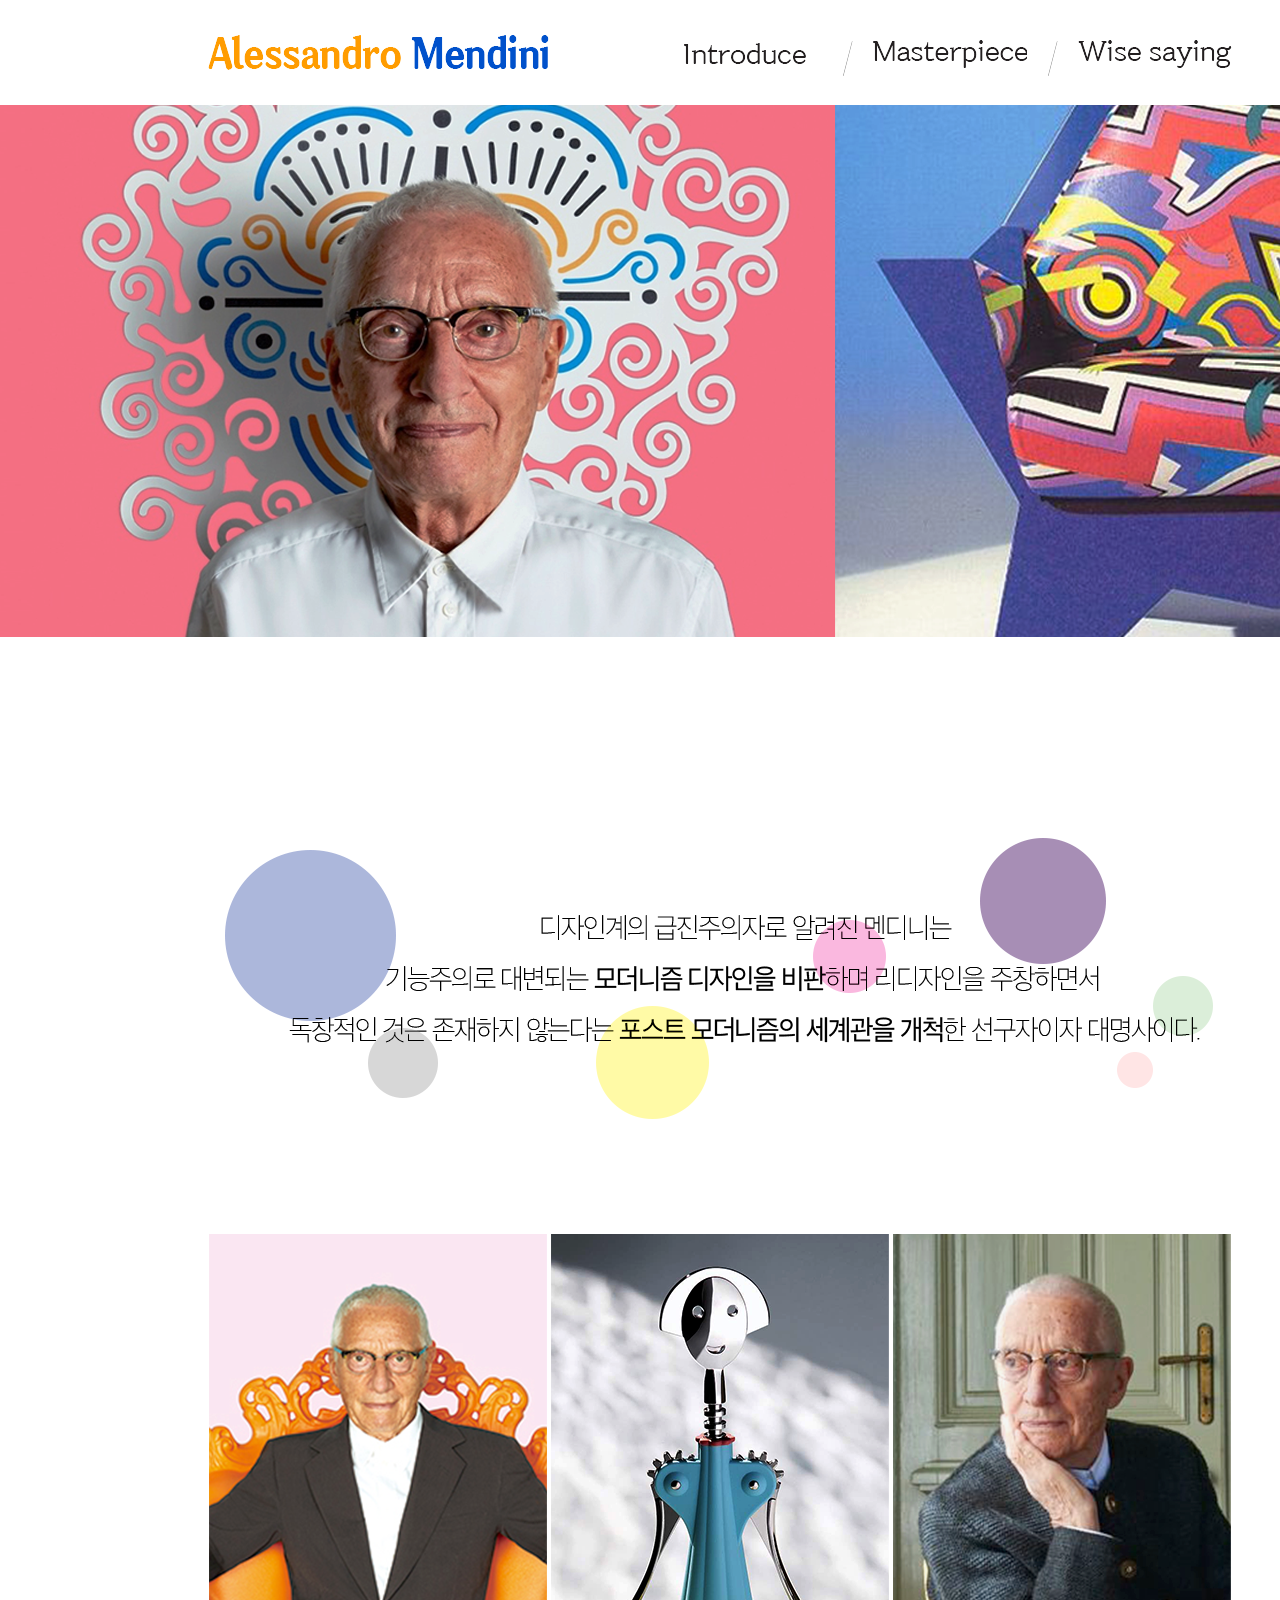
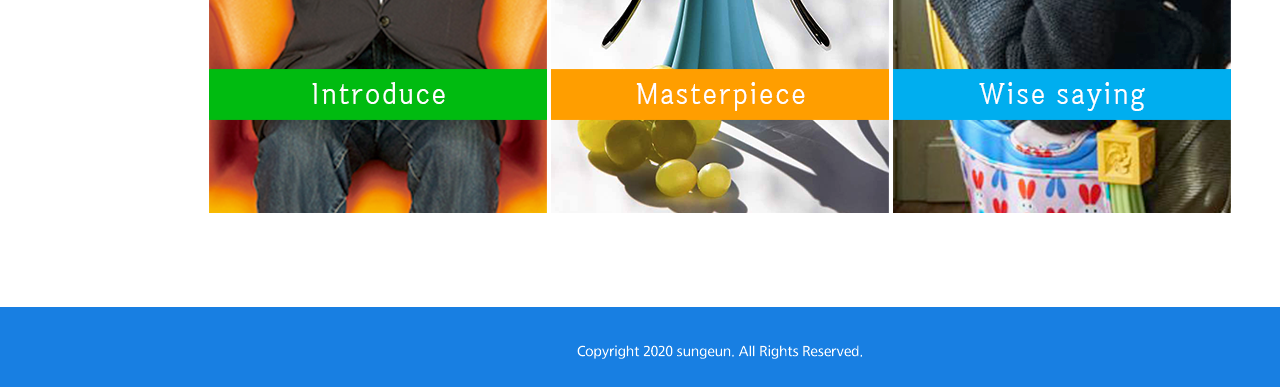
<file: index.html>
<!DOCTYPE html>
<html lang="ko" dir="ltr">
<head>
	<meta charset="utf-8">
	<title>알렉산드로 멘디니</title>
    
    <link rel="stylesheet" href="CSS/master.css">
    <link href="https://fonts.googleapis.com/css2?family=Noto+Sans+KR:wght@100;300;400;500;700;900&display=swap" rel="stylesheet">
</head>

<body>
	<!--로고,메뉴-->
    	<div id="wrap">
        	
        	<header id="header">
        	
            <div class="logo"><a href="index.html"><img src="IMG/logo.png" width="341" height="35" alt="알렉산드로 멘디니"></a></div>
            
            <ul class="gnb">
            	<li><a href="sub1.html"><img src="IMG/introdus.png" width="154" height="28" alt="Introdus"></a></li>
                <li><img src="IMG/slise.png" width="11" height="37" alt="slash"></li>
                <li><a href="sub2.html"><img src="IMG/masterpis.png" width="154" height="28" alt="Masterpis"></a></li>
                <li><img src="IMG/slise.png" width="11" height="37" alt="slash"></li>
                <li><a href="sub3.html"><img src="IMG/wisesaying.png" width="154" height="28" alt="Wisesaying"></a></li> 
            </ul>
        
        </header>
            
        </div>
    
    <!--콘텐츠-->
    <body>
<div id="container">
        
        <div class="main"><img src="IMG/BG_main.png" width="1440" height="532" alt="mainbg"></div>
        
        <div class="mid"><img src="IMG/BG_text.png" width="1024" height="343" alt="middlebg"></div>
        
        <div class="buttom">
        	<div id="bu0" class="bu"><a href="sub1.html"><img src="IMG/BG_introdus.png" width="338" height="579" alt="Introdus"></a></div>
            <div id="bu0" class="bu"><a href="sub2.html"><img src="IMG/BG_Ma.png" width="338" height="579" alt="Masterpis"></a></div>
            <div id="bu0" class="bu"><a href="sub3.html"><img src="IMG/BG_wisesaying.png" width="338" height="579" alt="Wisesaying"></a></div>
        </div>
        
       

</body>
    
    <!--푸터-->
    <footer>
    	
        <div id="bu0" class="foot">
         	<img src="IMG/footer.png" width="286" height="14" alt="Copyright 2020 sungeun. All Rights Reserved.
">
        </div>
    
    </footer>
</body>
 </div>
</html>
</file>
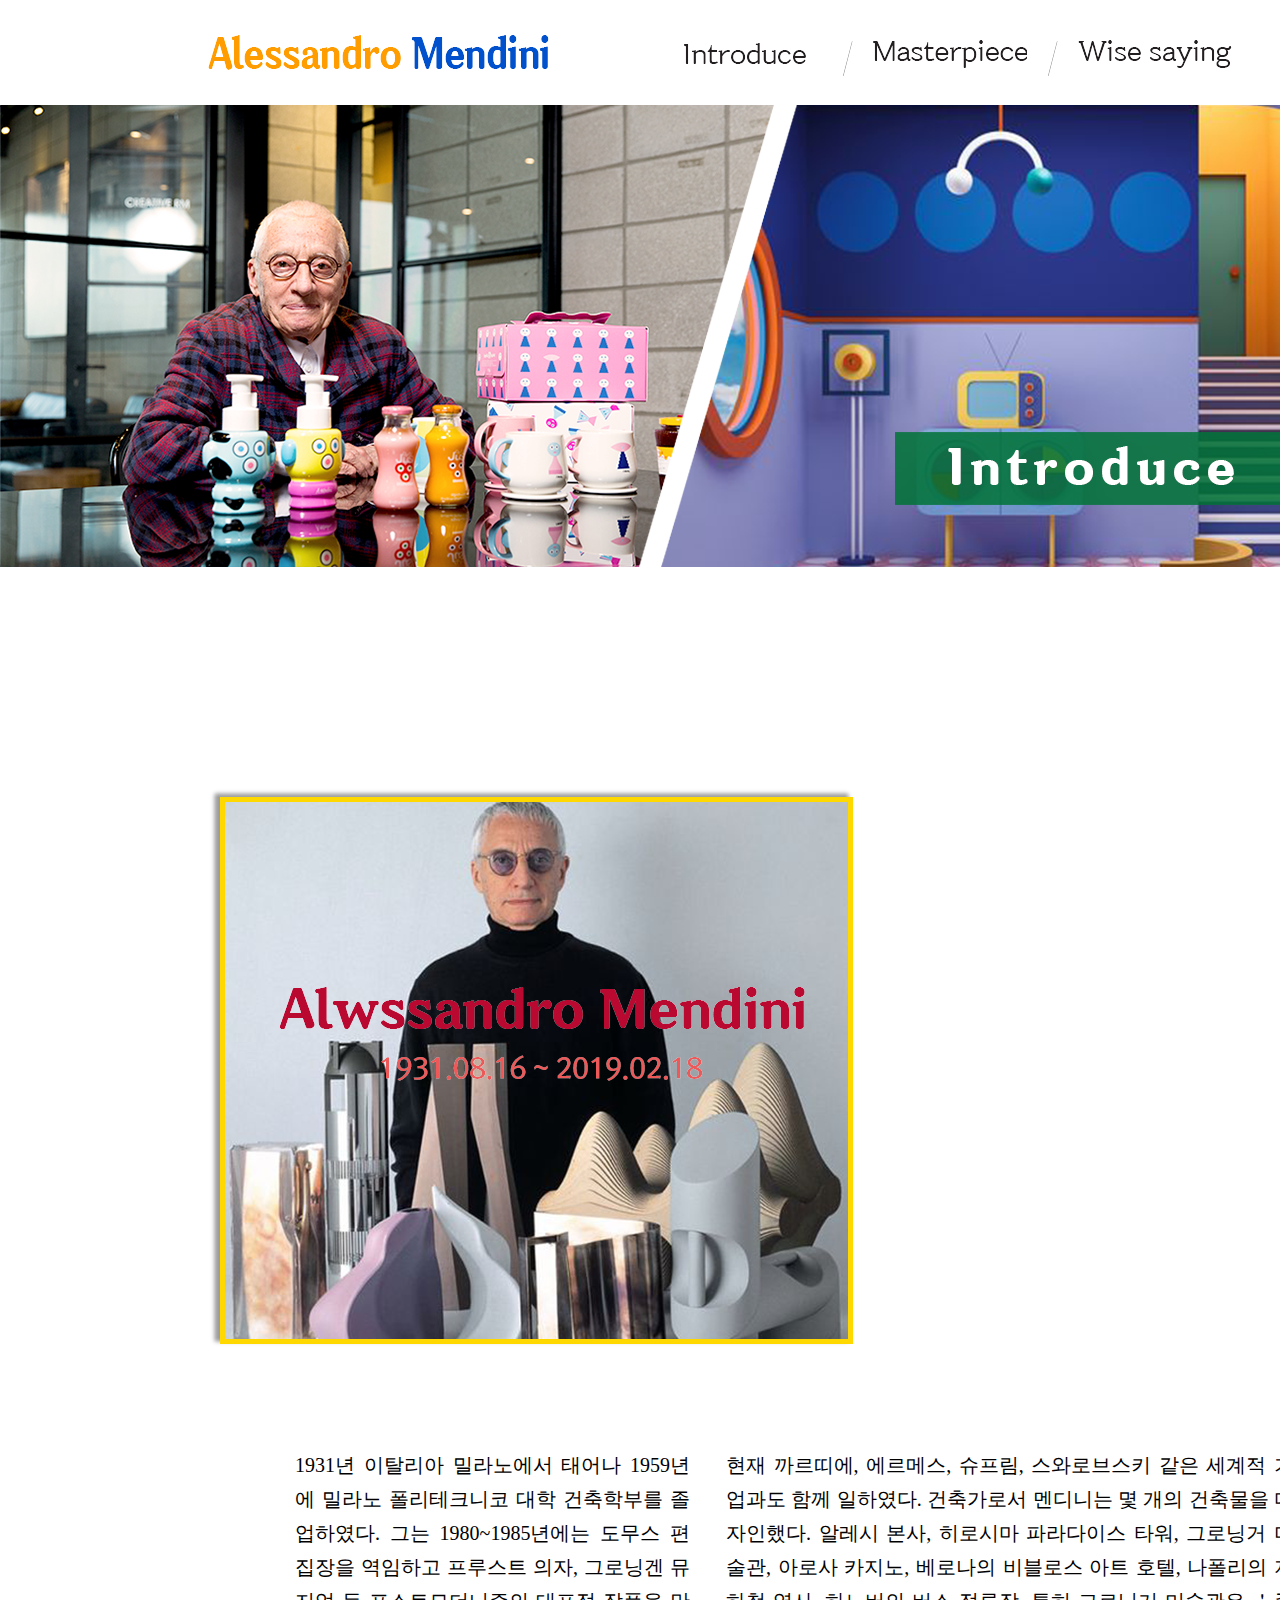
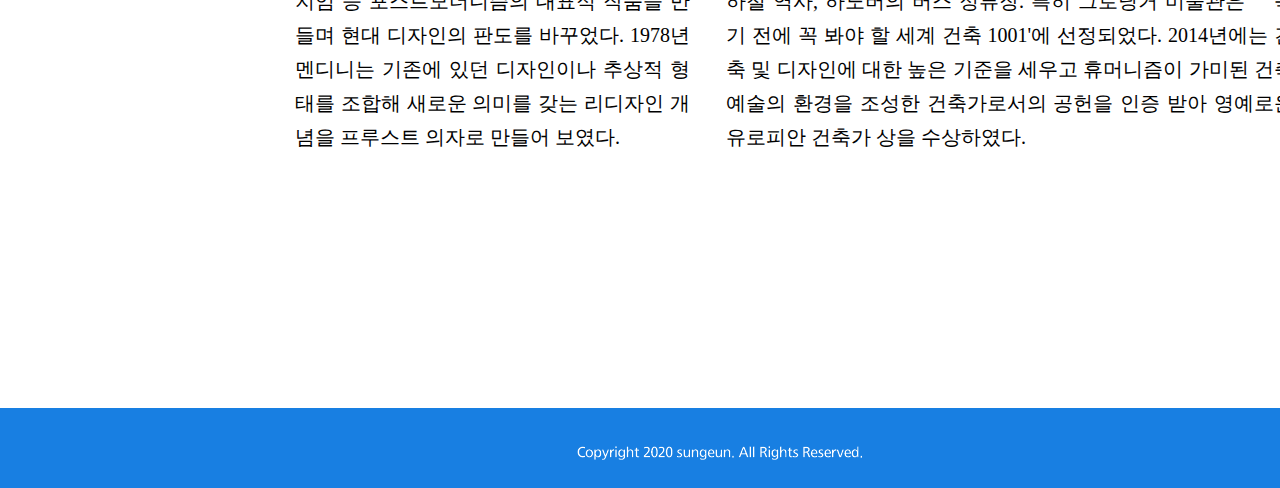
<file: sub1.html>
<!DOCTYPE html>
<html lang="ko" dir="ltr">
<head>
	<meta charset="utf-8">
	<title>알렉산드로 멘디니</title>
    
    <link rel="stylesheet" href="CSS/master.css">
  
</head>

<body>
	<!--로고,메뉴-->
    	<div id="wrap">
        	
        	<header id="header">
        	
            <div class="logo"><a href="index.html"><img src="IMG/logo.png" width="341" height="35" alt="알렉산드로 멘디니"></a></div>
            
            <ul class="gnb">
            	<li><a href="sub1.html"><img src="IMG/introdus.png" width="154" height="28" alt="Introdus"></a></li>
                <li><img src="IMG/slise.png" width="11" height="37" alt="slash"></li>
                <li><a href="sub2.html"><img src="IMG/masterpis.png" width="154" height="28" alt="Masterpis"></a></li>
                <li><img src="IMG/slise.png" width="11" height="37" alt="slash"></li>
                <li><a href="sub3.html"><img src="IMG/wisesaying.png" width="154" height="28" alt="Wisesaying"></a></li> 
            </ul>
        
        </header>
             </div>
       
    
    <!--콘텐츠-->
    <body>
<div id="container">
        
        <div class="main"><img src="IMG/sub_1.png" width="1440" height="462"></div>
        
        <div class="sub1_con">
        
        <div class="sub1_1"><img src="IMG/sub_1intro.png" width="647" height="561"></div>
        
        <div class="sub1_name"><img src="IMG/sub_1name.png" width="526" height="94"></div>
        
        </div>
 
        <div class="text">
        <p class="text_p">1931년 이탈리아 밀라노에서 태어나 1959년에 밀라노 폴리테크니코 대학 건축학부를 졸업하였다. 그는 1980~1985년에는 도무스 편집장을 역임하고 프루스트 의자, 그로닝겐 뮤지엄 등 포스트모더니즘의 대표적 작품을 만들며 현대 디자인의 판도를 바꾸었다. 1978년 멘디니는 기존에 있던 디자인이나 추상적 형태를 조합해 새로운 의미를 갖는 리디자인 개념을 프루스트 의자로 만들어 보였다.</p></div>
        
        <div class="text2"><p class="text_p2">현재 까르띠에, 에르메스, 슈프림, 스와로브스키 같은 세계적 기업과도 함께 일하였다. 건축가로서 멘디니는 몇 개의 건축물을 디자인했다. 알레시 본사, 히로시마 파라다이스 타워, 그로닝거 미술관, 아로사 카지노, 베로나의 비블로스 아트 호텔, 나폴리의 지하철 역사, 하노버의 버스 정류장. 특히 그로닝거 미술관은 ＇죽기 전에 꼭 봐야 할 세계 건축 1001'에 선정되었다. 2014년에는 건축 및 디자인에 대한 높은 기준을 세우고 휴머니즘이 가미된 건축 예술의 환경을 조성한 건축가로서의 공헌을 인증 받아 영예로운 유로피안 건축가 상을 수상하였다.
</p> </div> 
  
 
</body>
    
    <!--푸터-->
    <footer>
    	
        <div id="bu0" class="foot">
         	<img src="IMG/footer.png" width="286" height="14" alt="Copyright 2020 sungeun. All Rights Reserved.">
        </div>
    
    </footer>

</body>
</div>
</html>
</file>
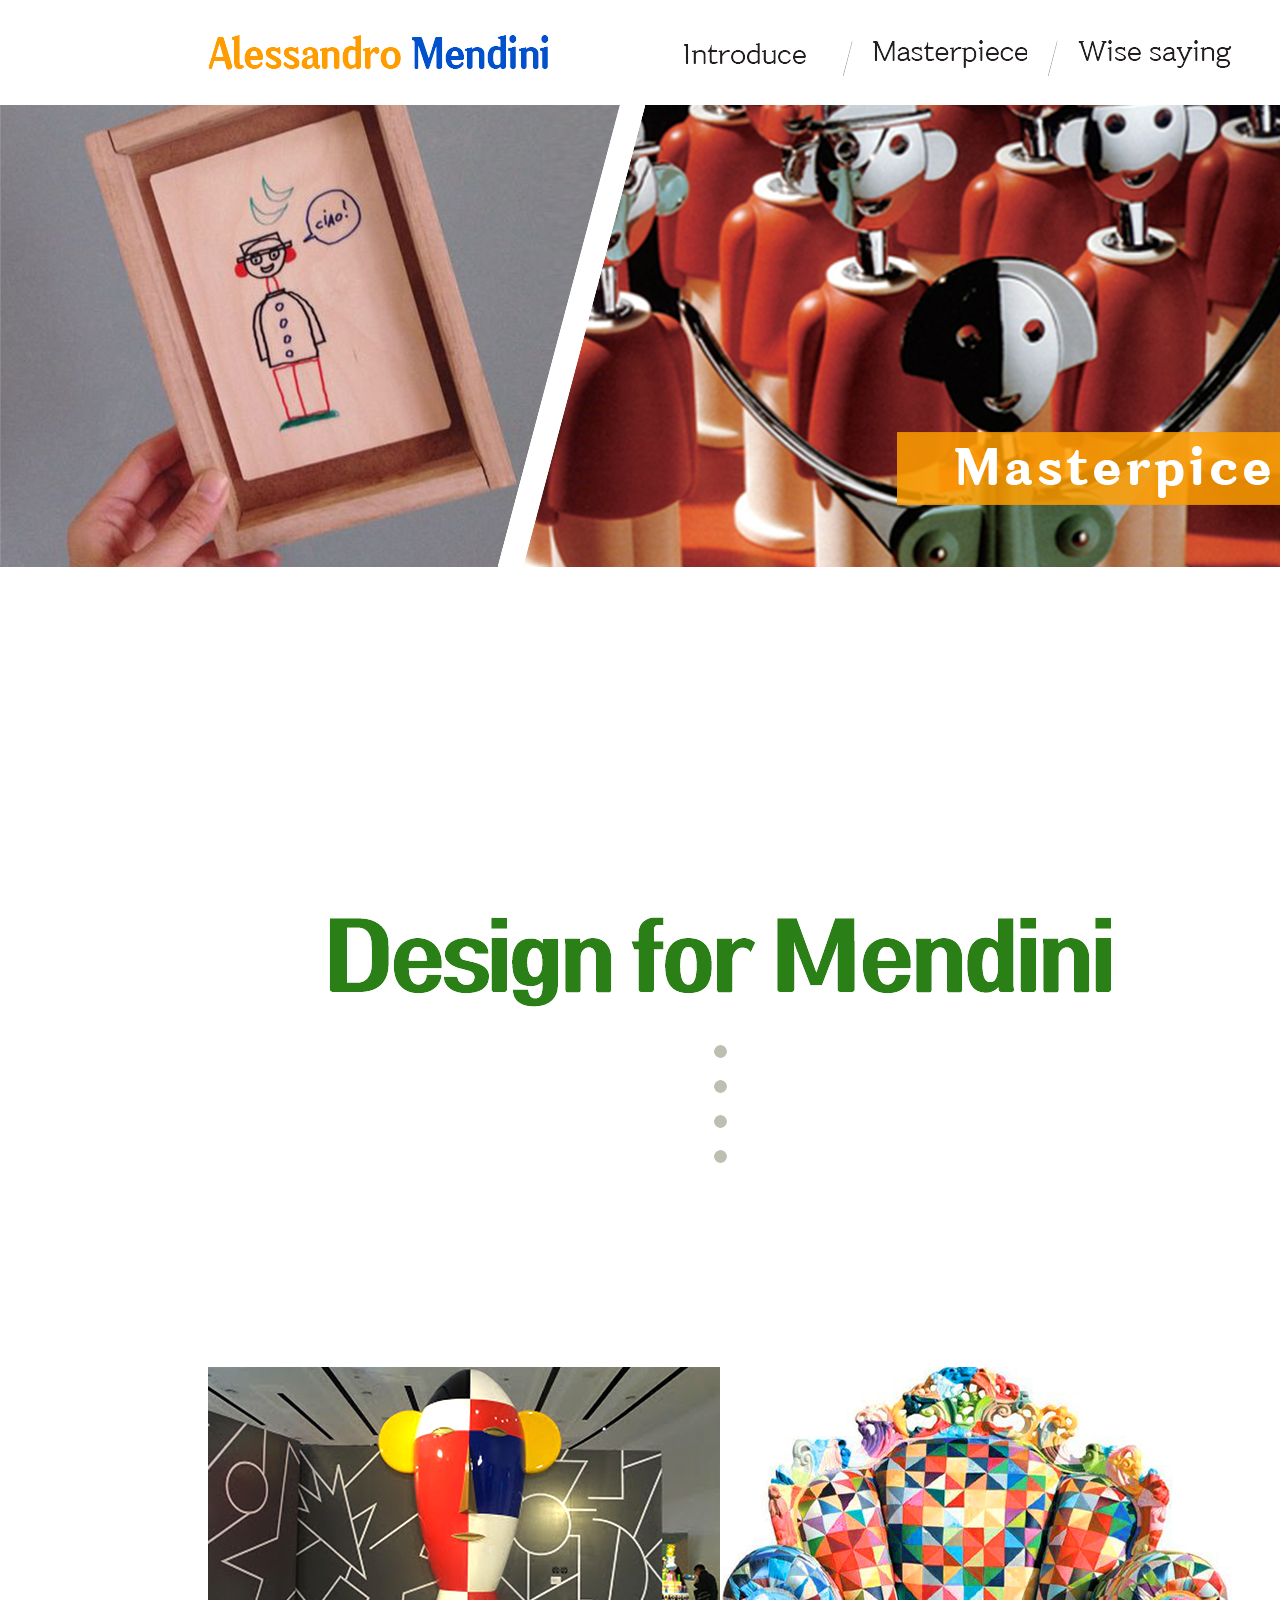
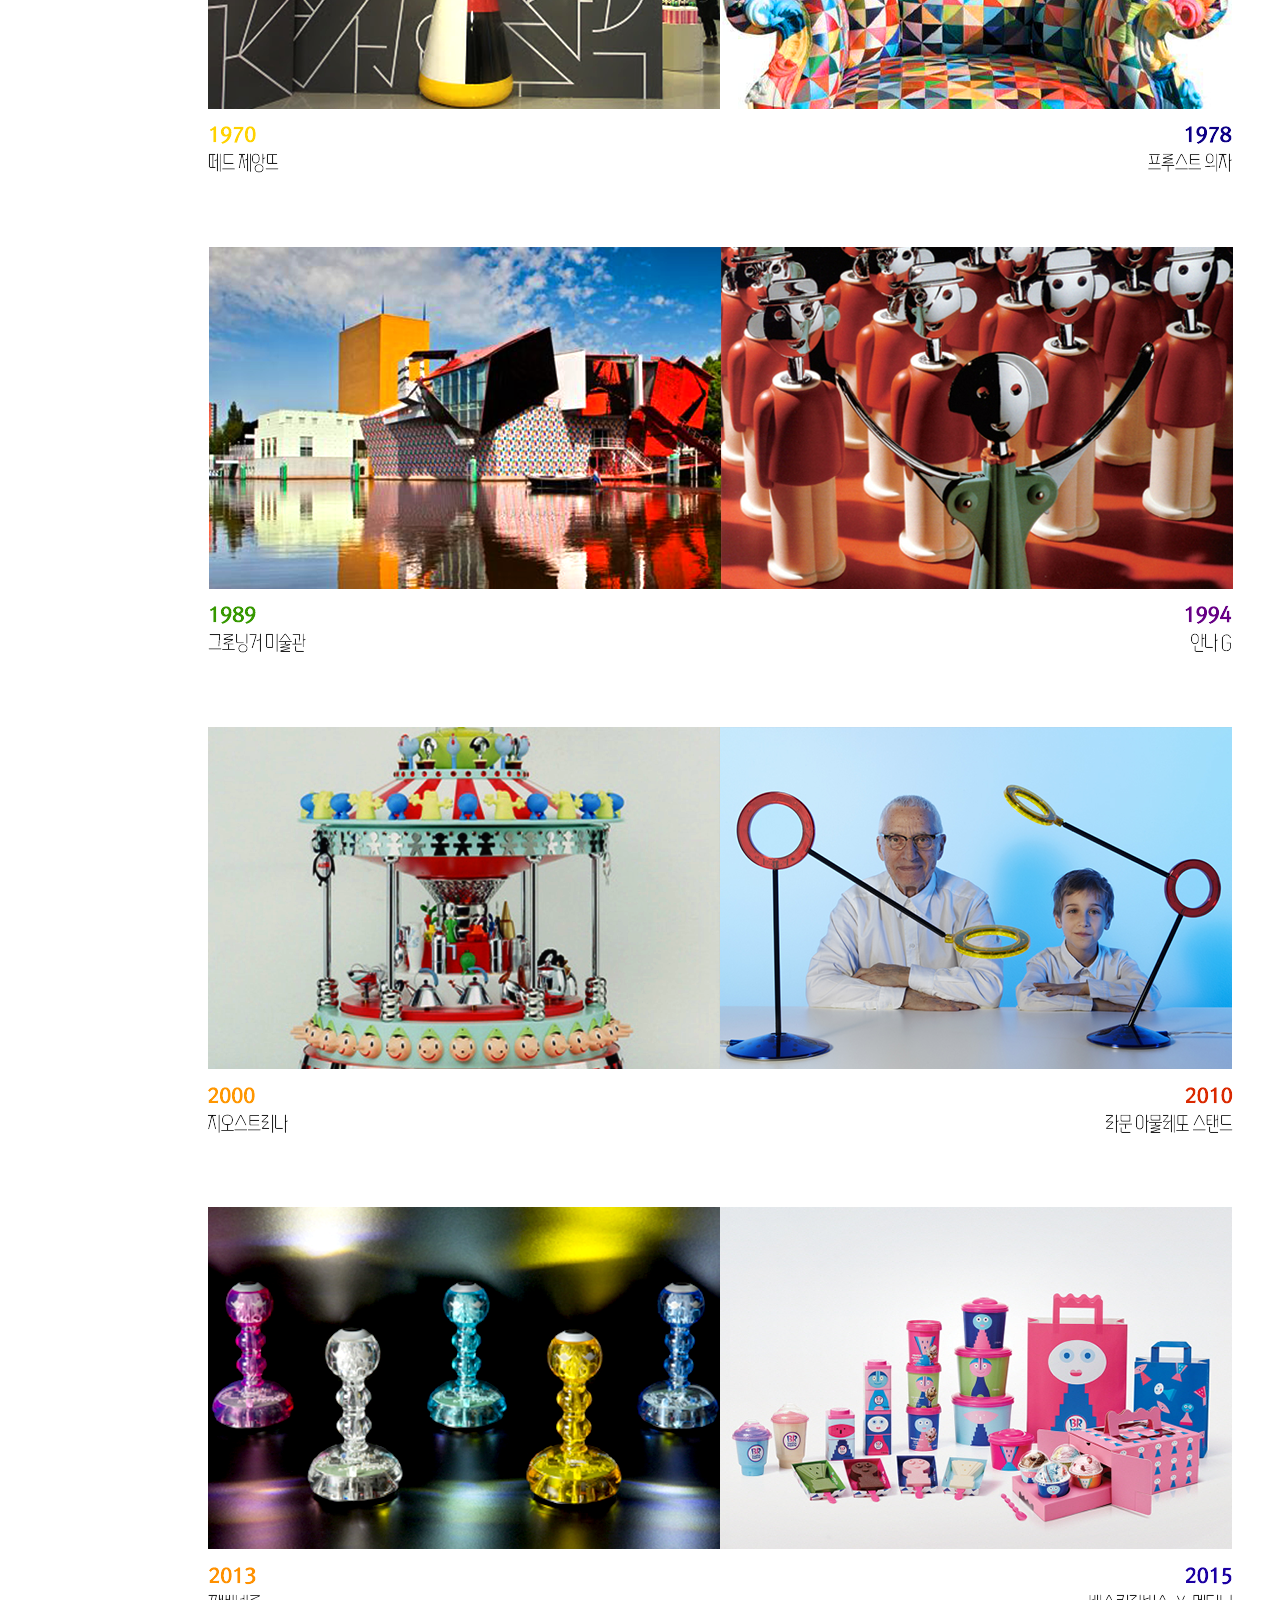
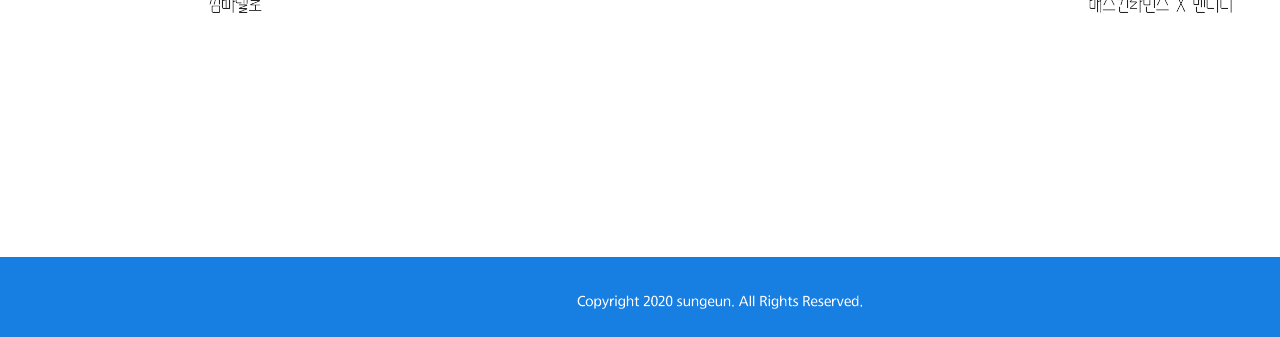
<file: sub2.html>
<!DOCTYPE html>
<html lang="ko" dir="ltr">
<head>
	<meta charset="utf-8">
	<title>알렉산드로 멘디니</title>
    
    <link rel="stylesheet" href="CSS/master.css">
    <link href="https://fonts.googleapis.com/css2?family=Noto+Sans+KR:wght@100;300;400;500;700;900&display=swap" rel="stylesheet">
</head>

<body>
	<!--로고,메뉴-->
    	<div id="wrap">
        	
        	<header id="header">
        	
            <div class="logo"><a href="index.html"><img src="IMG/logo.png" width="341" height="35" alt="알렉산드로 멘디니"></a></div>
            
            <ul class="gnb">
            	<li><a href="sub1.html"><img src="IMG/introdus.png" width="154" height="28" alt="Introdus"></a></li>
                <li><img src="IMG/slise.png" width="11" height="37" alt="slash"></li>
                <li><a href="sub2.html"><img src="IMG/masterpis.png" width="154" height="28" alt="Masterpis"></a></li>
                <li><img src="IMG/slise.png" width="11" height="37" alt="slash"></li>
                <li><a href="sub3.html"><img src="IMG/wisesaying.png" width="154" height="28" alt="Wisesaying"></a></li> 
            </ul>
        
        </header>
            
        </div>
    
    <!--콘텐츠-->
    <body>
<div id="container">
        
        <div class="main"><img src="IMG/sub_2main.png" width="1440" height="462"></div>
        
        <div class="sb2_mid"><img src="IMG/sub_2title.png" width="782" height="246"></div>
  		
        <div id="sb2_con"><img src="IMG/sub_2img1.png" width="1024" height="406"></div>
        <div id="sb2_con"><img src="IMG/sub_2img2.png" width="1025" height="406"></div>
        <div id="sb2_con"><img src="IMG/sub_2img3.png" width="1026" height="406"></div>
        <div id="sb2_con"  class="con4"><img src="IMG/sub_2img6.png" width="1024" height="406"></div>
       


</body>
    
    <!--푸터-->
    <footer>
    	
        <div id="bu0" class="foot">
         	<img src="IMG/footer.png" width="286" height="14" alt="Copyright 2020 sungeun. All Rights Reserved.
">
        </div>
    
    </footer>
</body>
</div>
</html>
</file>
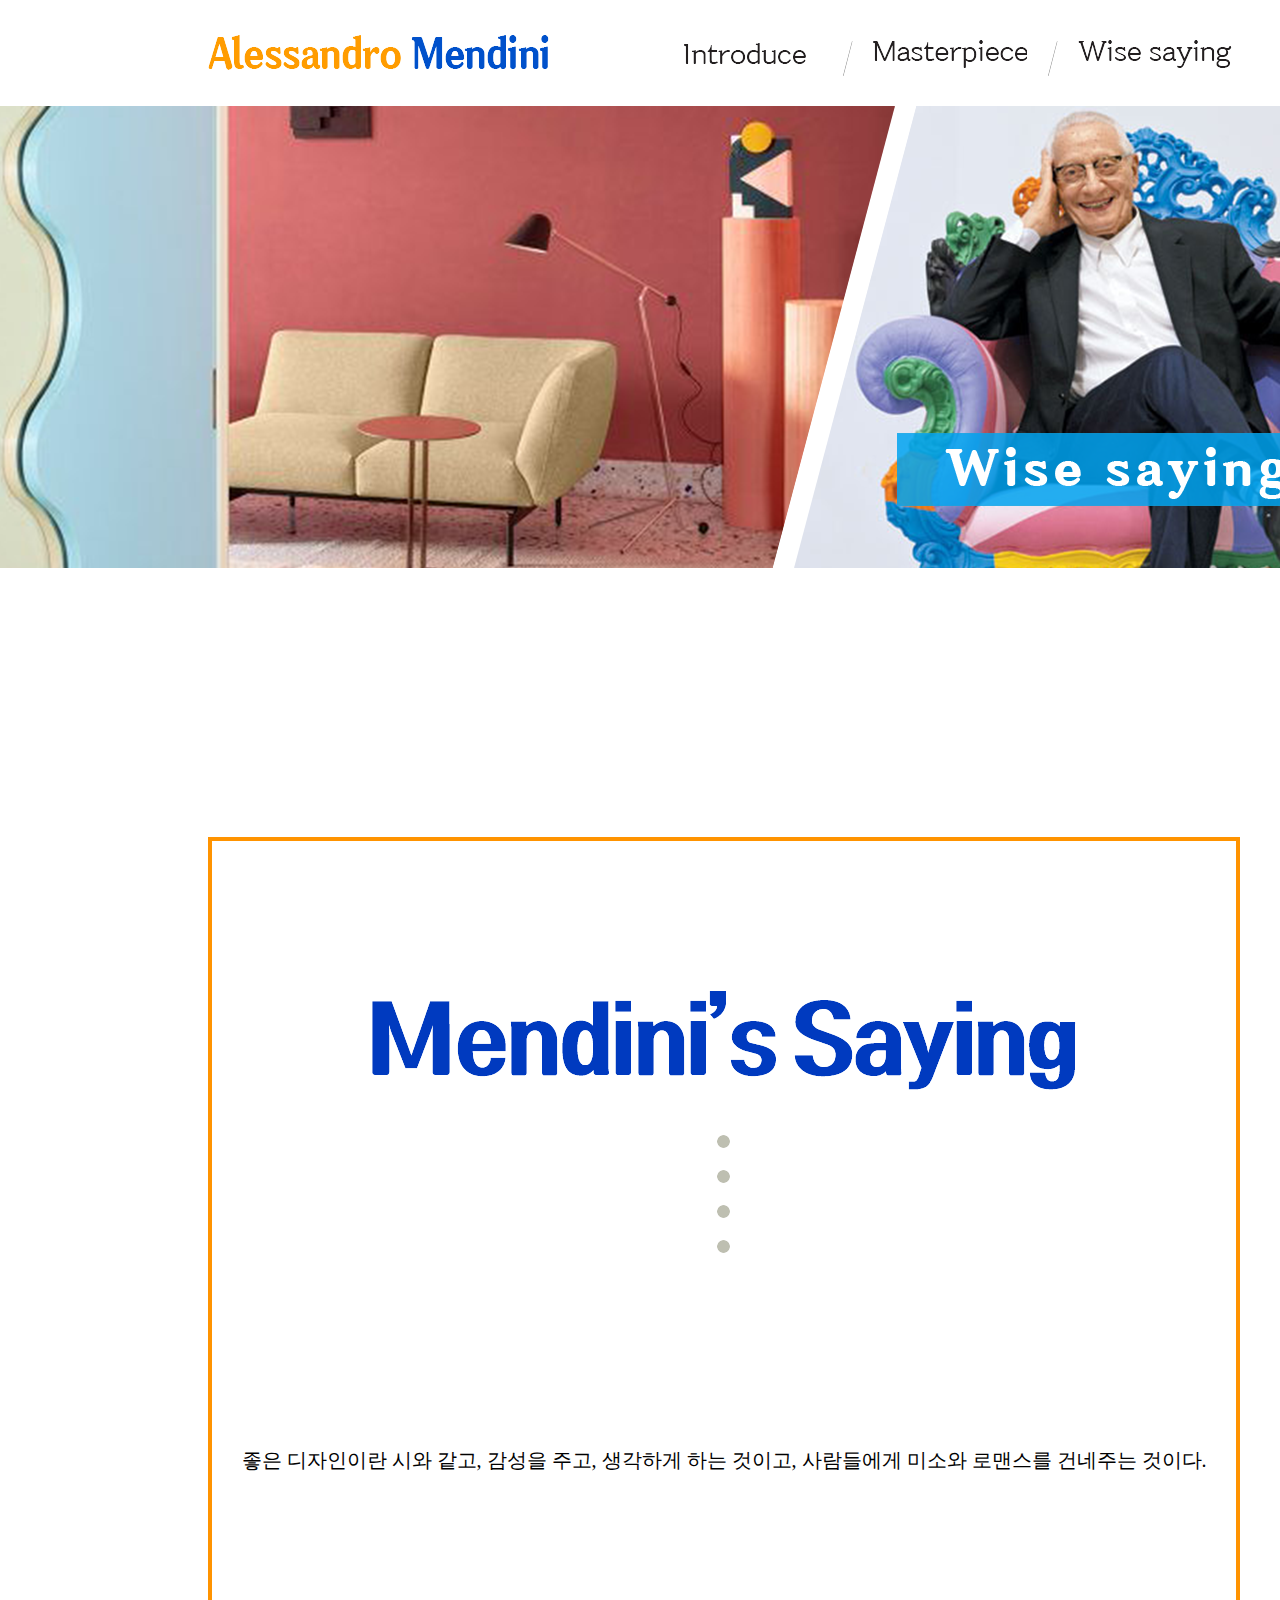
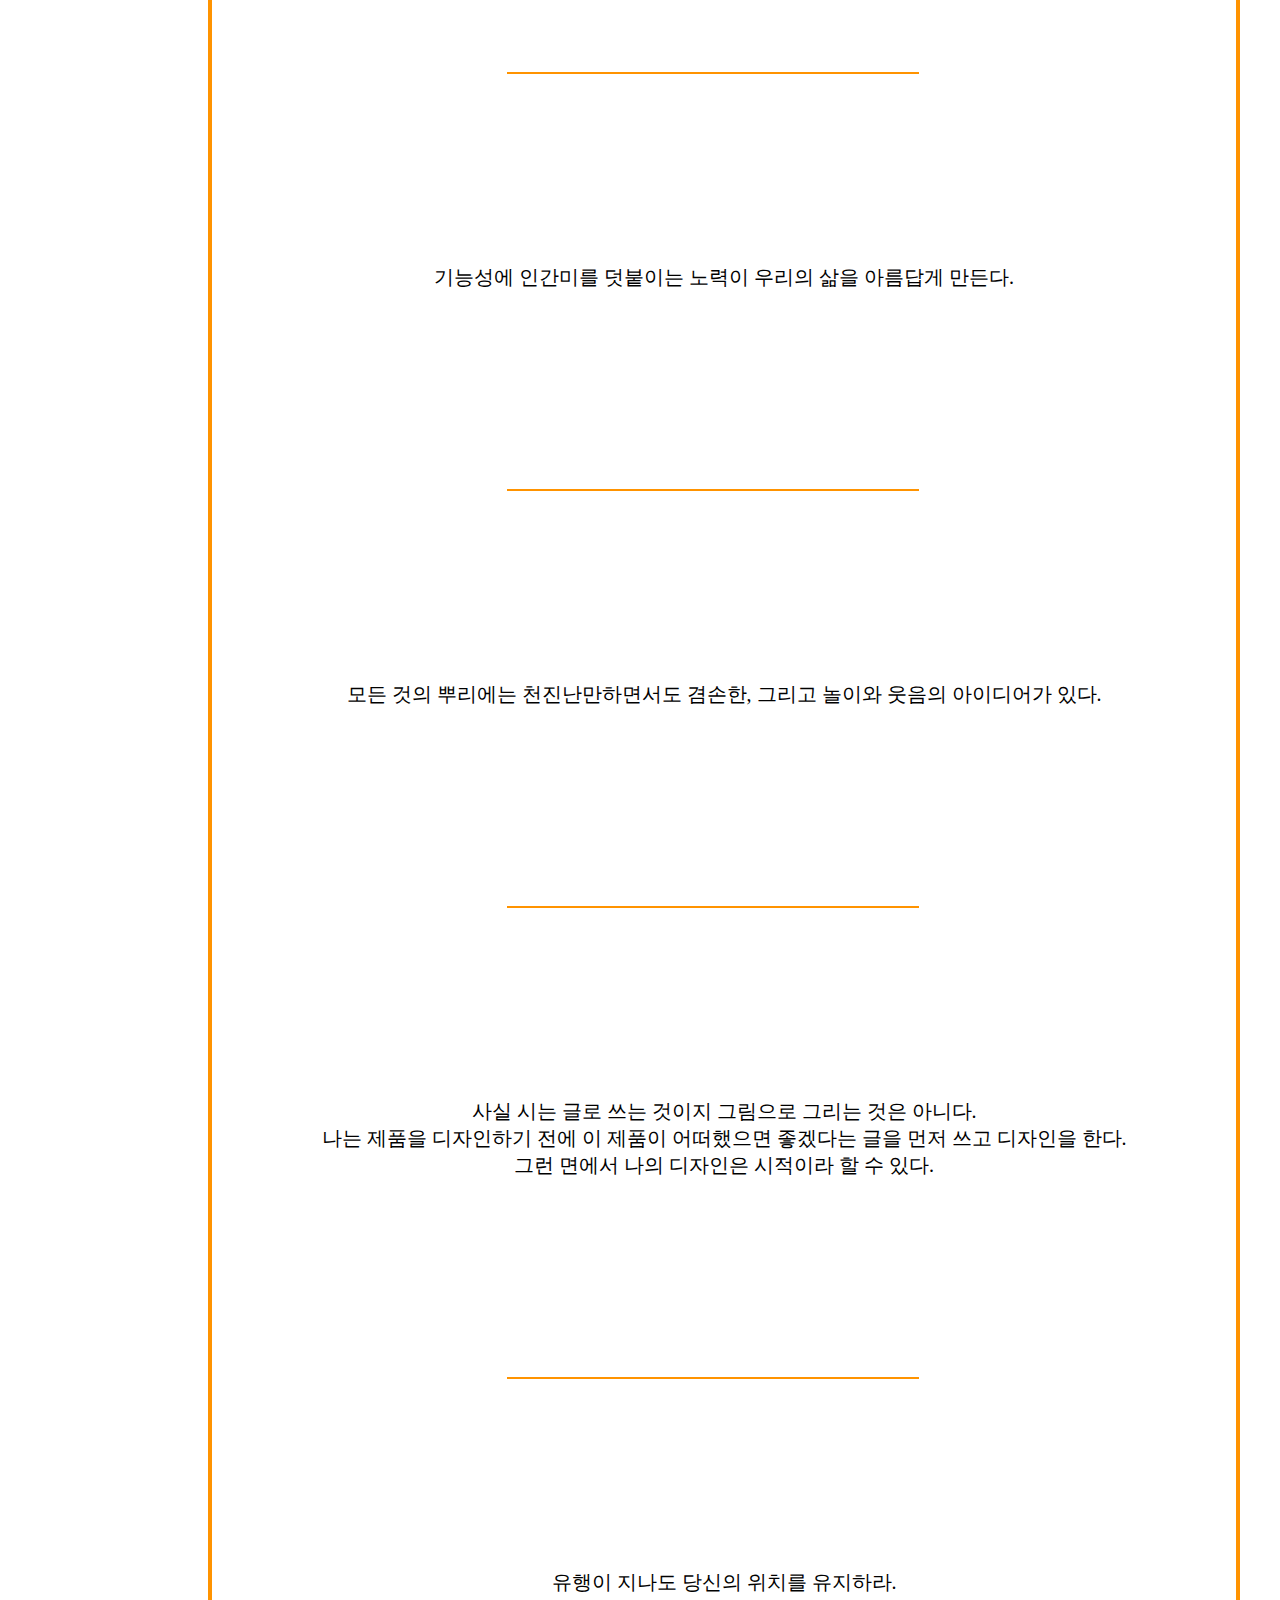
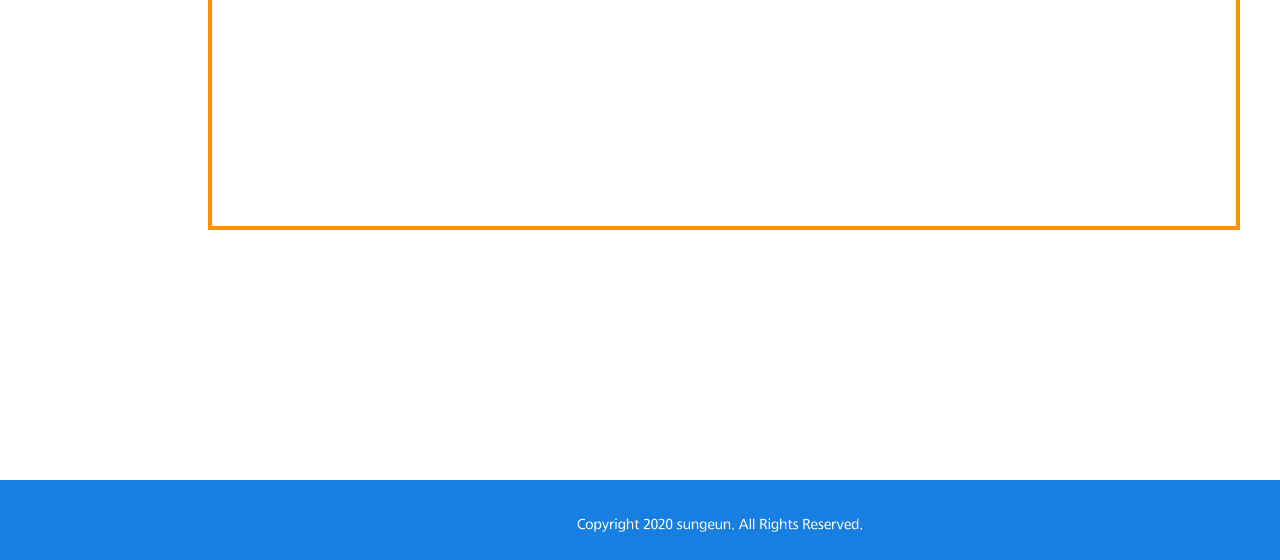
<file: sub3.html>
<!DOCTYPE html>
<html lang="ko" dir="ltr">
<head>
	<meta charset="utf-8">
	<title>알렉산드로 멘디니</title>
    
    <link rel="stylesheet" href="CSS/master.css">
    <link href="https://fonts.googleapis.com/css2?family=Noto+Sans+KR:wght@100;300;400;500;700;900&display=swap" rel="stylesheet">
</head>

<body>
	<!--로고,메뉴-->
    	<div id="wrap">
        	
        	<header id="header">
        	
            <div class="logo"><a href="index.html"><img src="IMG/logo.png" width="341" height="35" alt="알렉산드로 멘디니"></a></div>
            
            <ul class="gnb">
            	<li><a href="sub1.html"><img src="IMG/introdus.png" width="154" height="28" alt="Introdus"></a></li>
                <li><img src="IMG/slise.png" width="11" height="37" alt="slash"></li>
                <li><a href="sub2.html"><img src="IMG/masterpis.png" width="154" height="28" alt="Masterpis"></a></li>
                <li><img src="IMG/slise.png" width="11" height="37" alt="slash"></li>
                <li><a href="sub3.html"><img src="IMG/wisesaying.png" width="154" height="28" alt="Wisesaying"></a></li> 
            </ul>
        
        </header>
            
        </div>
    
    <!--콘텐츠-->
    <body>
<div id="container">
        
        <div class="main"><img src="IMG/sub_3main.png" width="1440" height="463"></div>
        
        <div class="sb3_mid"><img style="padding-top:150px;" src="IMG/sub_3title.png" width="704" height="262">
        <br>
        <p id="sb3_text" class="sb3_1">좋은 디자인이란 시와 같고, 감성을 주고, 생각하게 하는 것이고,
사람들에게 미소와 로맨스를 건네주는 것이다.</p>
		<br><hr id="hr">
        <p id="sb3_text">기능성에 인간미를 덧붙이는 노력이 우리의 삶을 아름답게 만든다.</p>
		<br><hr id="hr">
        <p id="sb3_text">모든 것의 뿌리에는 천진난만하면서도 겸손한,
그리고 놀이와 웃음의 아이디어가 있다.</p>
		<br><hr id="hr">
        <p id="sb3_text">사실 시는 글로 쓰는 것이지 그림으로 그리는 것은 아니다.<br>
나는 제품을 디자인하기 전에 이 제품이 어떠했으면 좋겠다는 글을 먼저 쓰고 디자인을 한다.<br>
그런 면에서 나의 디자인은 시적이라 할 수 있다.</p>
		<br><hr id="hr">
        <p id="sb3_text">유행이 지나도 당신의 위치를 유지하라.</p>
        
        
        </div>
        
       

</body>
    
    <!--푸터-->
    <footer>
    	
        <div id="bu0" class="foot">
         	<img src="IMG/footer.png" width="286" height="14" alt="Copyright 2020 sungeun. All Rights Reserved.
">
        </div>
    
    </footer>
      
</body>
</div>
</html>
</file>
<file: CSS/master.css>
@charset "UTF-8";
/* CSS Document */

/*class선택자:.으로 표시 ㅣ id선택자:#으로 표시 ㅣ 태그선택자: 부모 옆 스페이스*/

* {margin:0; padding:0;} /*모든요소의 여백을 제거함.*/ /* *은 모든 요소 단위*/
body {width:100%;}

ul {list-style:none;} /*리스트 글머리를 제거함.*/
img {border:0;} /*이미지 테두리를 제거함*/
a {text-decoration:none; color:#000;} /*링크문자 밑줄 제거, 링크문자 기본 파란색을 검정으로*/

@font-face {font-family: 'Nanum Gothic'; src:url(../Nanum_Gothic/NanumGothic-Regular.ttf);}
/*공통*/

#wrap {width:1440px; height:105px; margin:0 auto; border: 0px solid blue;}

.logo {width:340px; margin-left:208px; float:left; margin-top:35px;}
.gnb {float:right; margin-top:35px; margin-right:208px; overflow:hidden;}
.gnb li {float:left;text-align:center; margin-left:20px; margin-top:5px;}
.gnb li:hover {opacity: 0.7;}
#container {width:1440px; margin:0 auto; border: 0px solid red;}
.main {width: 100%; height: 532px;} 
#bu0 {display:inline-block;}
footer {width:100%; height:80px; background-color:#187fe2; text-align:center; margin-top:90px;}
.foot {margin-top:38px;}

/*메인페이지*/

.mid {width: 100%; text-align:center; margin-top:170px;}

.bu :hover {transform: scale(1.1); transition-delay:0.1s; transition-duration:0.1s;}

.buttom {width: 100%; margin-top:80px; text-align:center;}

/*서브1*/
 
.sub1_con {float:left; border:0px solid #0CF; width:647px; height:561px; margin-left:208px; margin-top:150px; display:inline; position:relative;}
.sub1_1 {border:0px solid #C63; position:absolute;}
.sub1_name {position:absolute; top:200px; right:50px;}

.sub1_con:hover .sub1_1{transform: translateX(0px);}
.sub1_con:hover .sub1_name{transform: translateX(480px);}

.sub1_name {transform:translateX(0px); transition-duration:1s; transition-delay:80ms;}

.text {width:500px; height:470px; margin-left:190px; margin-top:100px; border:0px solid #C90; display:inline-block;}

.text2 {width:600px; height:470px; border:0px solid #C90; display:inline-block;}

.text_p {line-height:170%; font-size:15pt; text-align:justify; padding-left:105px;}
.text_p2 {line-height:170%; font-size:15pt; text-align:justify; padding-left:32px;}

/*서브2*/

.sb2_mid {width: 100%; text-align:center; margin-top:280px; margin-bottom:200px;}
#sb2_con {margin-top:70px; text-align:center;}
.con4 {margin-bottom:240px;}

/*서브3*/

.sb3_mid {width:1024px; margin-left:208px; margin-top:200px; margin-bottom:250px; border:4px solid #ff9300; text-align:center; padding-bottom:100px;}

#sb3_text {margin-top:190px; margin-bottom:130px; font-size:20px; text-align:center;}
.sb3_mid :hover {transform: scale(1.1); transition-delay:0.1s; transition-duration:1s; font-size:40px; background-color:#FF9;}
#hr {margin-top:50px;  border: 1px solid #ff9300; width:40%; margin-left:295px;}
</file>
